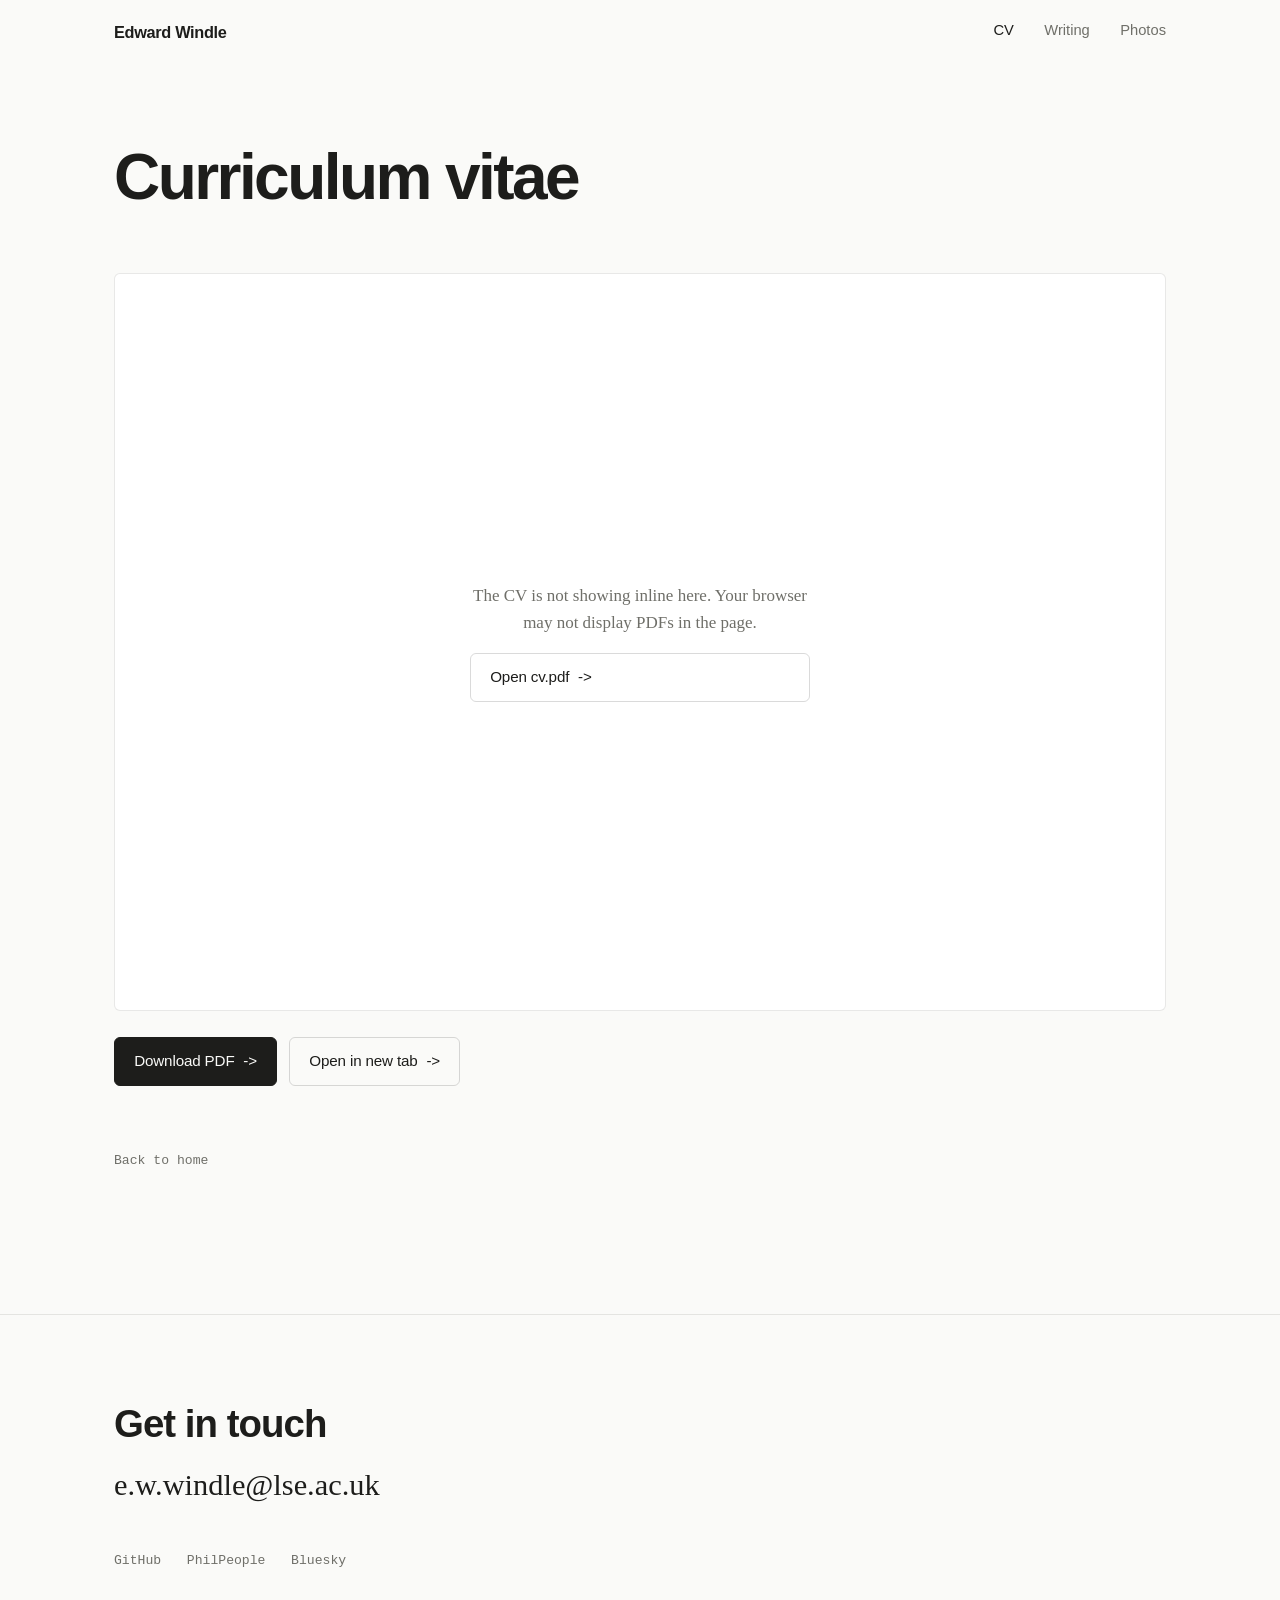
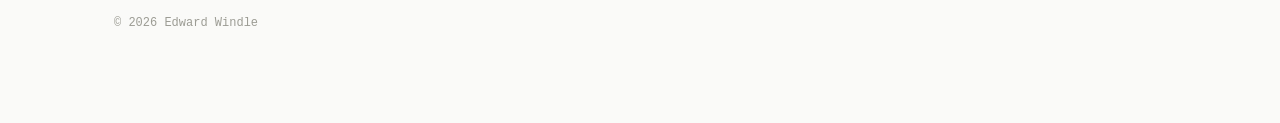
<file: cv.html>
<!DOCTYPE html>
<html lang="en">
<head>
<meta charset="UTF-8" />
<meta name="viewport" content="width=device-width, initial-scale=1.0" />
<title>Curriculum vitae, Edwward Windle</title>
<meta name="description" content="Curriculum vitae of Edward Windle." />
<meta name="theme-color" content="#fafaf8" />
<link rel="icon" href="data:image/svg+xml,%3Csvg xmlns='http://www.w3.org/2000/svg' viewBox='0 0 32 32'%3E%3Crect width='32' height='32' rx='6' fill='%231d1d1b'/%3E%3Ctext x='16' y='22' font-family='Helvetica,Arial,sans-serif' font-size='17' font-weight='700' fill='%23fafaf8' text-anchor='middle'%3EW%3C/text%3E%3C/svg%3E" />
<link rel="stylesheet" href="styles.css" />
</head>

<body>
<a class="skip" href="#cvmain">Skip to content</a>
<span id="top-sentinel" aria-hidden="true"></span>

<header class="nav" id="nav">
  <div class="wrap nav__in">
    <a class="brand" href="index.html">Edward Windle</a> 
    <nav class="nav__right" aria-label="Sections">
      <div class="nav__links">
        <a class="link active" href="cv.html" aria-current="page">CV</a>
        <a class="link" href="writing.html">Writing</a>
        <a class="link" href="index.html#photos">Photos</a>
      </div>
    </nav>
  </div>
</header>

<main class="page" id="cvmain">
  <div class="wrap">
    <h1 class="page__title reveal">Curriculum vitae</h1>
    <div class="cvdoc reveal">
      <div class="cvdoc__frame">
        <object data="cv.pdf" type="application/pdf" aria-label="Curriculum vitae PDF">
          <div class="cvdoc__fallback">
            <p>The CV is not showing inline here. Your browser may not display PDFs in the page.</p>
            <a class="btn" href="cv.pdf">Open cv.pdf <span class="btn__a" aria-hidden="true">-&gt;</span></a>
          </div>
        </object>
      </div>
      <div class="cvdoc__actions">
        <a class="btn btn--primary" href="cv.pdf" download>Download PDF <span class="btn__a" aria-hidden="true">-&gt;</span></a>
        <a class="btn" href="cv.pdf" target="_blank" rel="noopener">Open in new tab <span class="btn__a" aria-hidden="true">-&gt;</span></a>
      </div>
    </div>

    <a class="page__back link" href="index.html">Back to home</a>
  </div>
</main>

<footer class="foot">
  <div class="wrap">
    <h2 class="foot__title reveal">Get in touch</h2>
    <a class="foot__mail link reveal" href="mailto:e.w.windle@lse.ac.uk">e.w.windle@lse.ac.uk</a> 
    <div class="foot__row reveal">
      <a class="link" href="https://github.com/" target="_blank" rel="noopener">GitHub</a>
      <a class="link" href="https://philpeople.org/profiles/edward-windle" target="_blank" rel="noopener">PhilPeople</a>
      <a class="link" href="https://bsky.app/" target="_blank" rel="noopener">Bluesky</a>
    </div>
    <div class="foot__legal">© <span id="year"></span> Edward Windle</div>
  </div>
</footer>

<script src="script.js" defer></script>
</body>
</html>
</file>
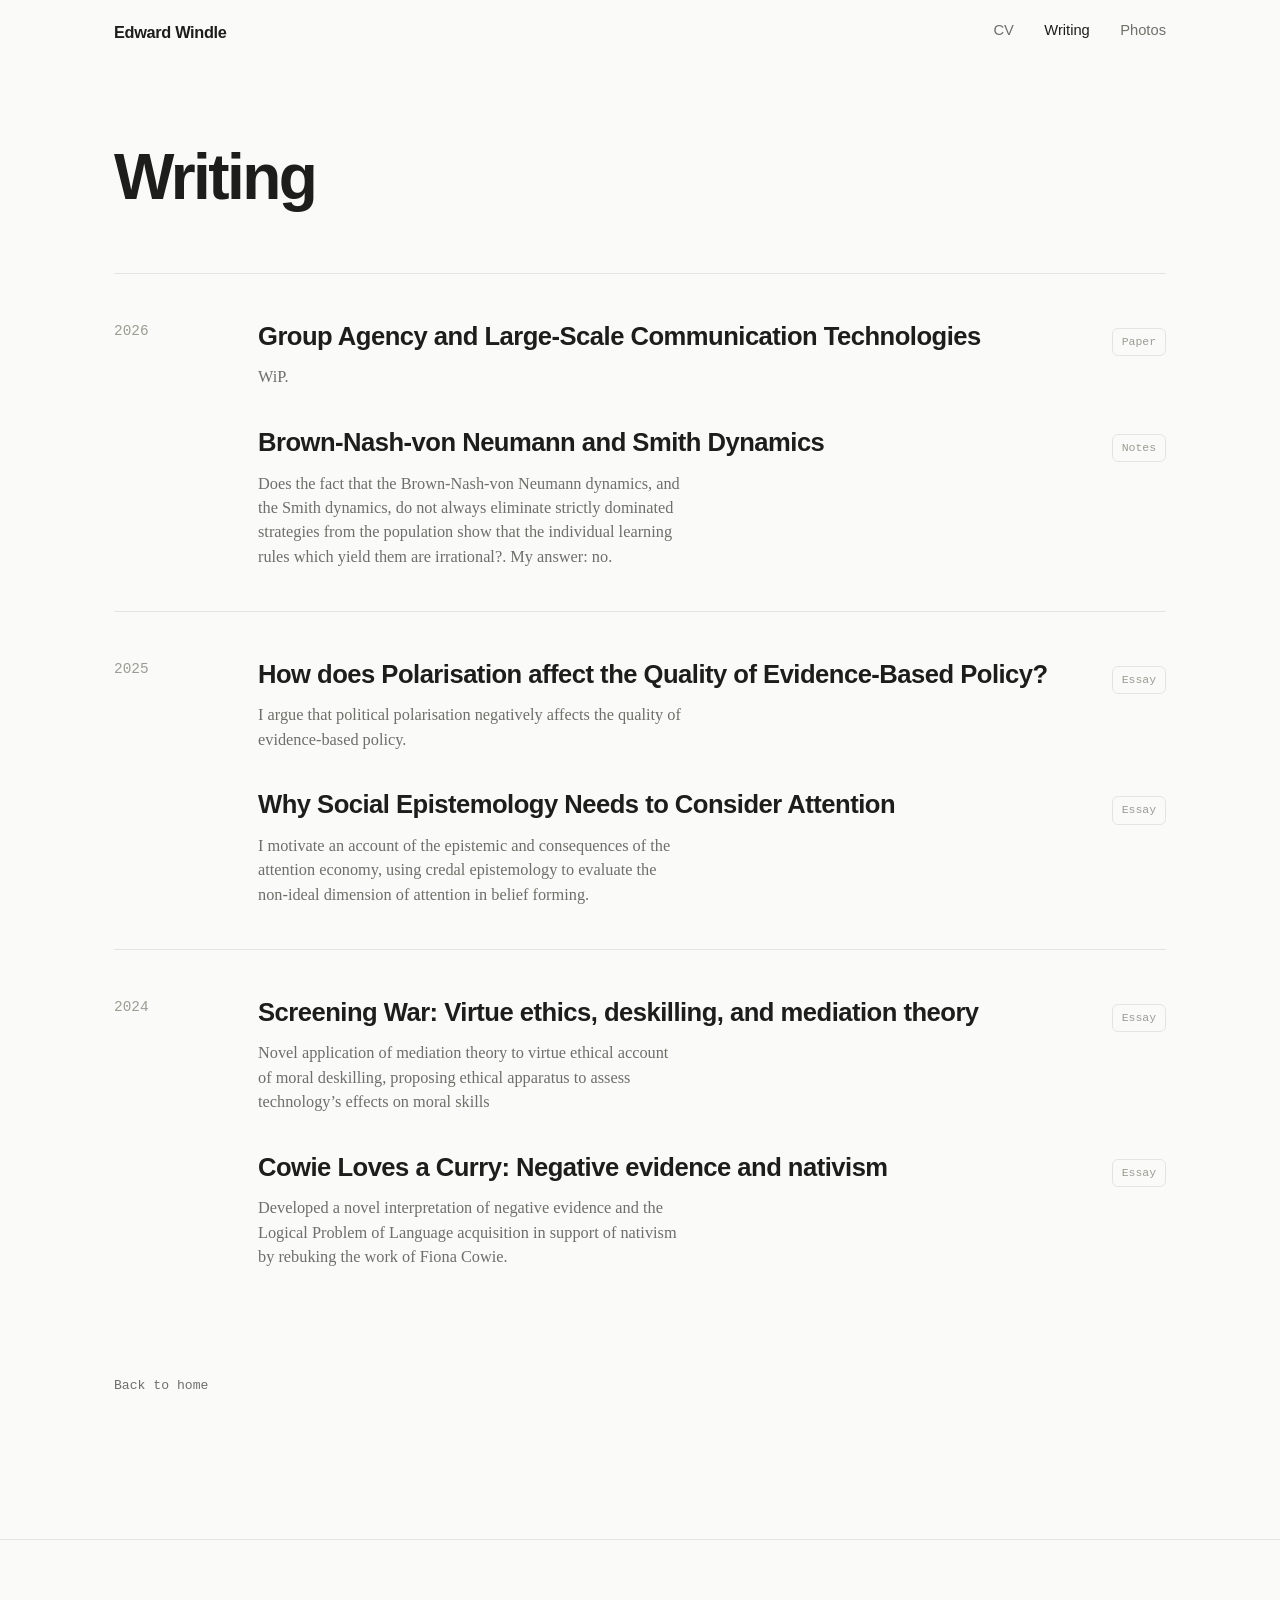
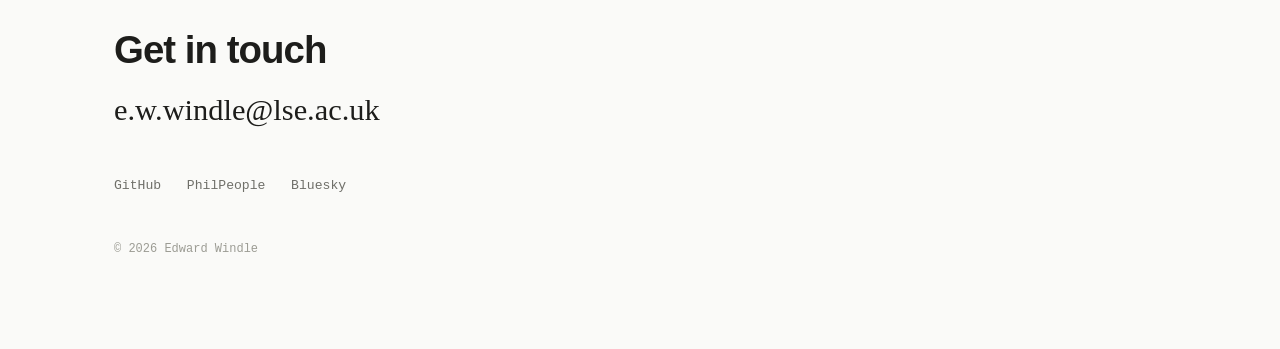
<file: writing.html>
<!DOCTYPE html>
<html lang="en">
<head>
<meta charset="UTF-8" />
<meta name="viewport" content="width=device-width, initial-scale=1.0" />
<title>Writing, Edward Windle</title> <!-- EDIT -->
<meta name="description" content="Things I've written." /> <!-- EDIT -->
<meta name="theme-color" content="#fafaf8" />
<link rel="icon" href="data:image/svg+xml,%3Csvg xmlns='http://www.w3.org/2000/svg' viewBox='0 0 32 32'%3E%3Crect width='32' height='32' rx='6' fill='%231d1d1b'/%3E%3Ctext x='16' y='22' font-family='Helvetica,Arial,sans-serif' font-size='17' font-weight='700' fill='%23fafaf8' text-anchor='middle'%3EW%3C/text%3E%3C/svg%3E" />
<link rel="stylesheet" href="styles.css" />
</head>

<body>
<a class="skip" href="#archive">Skip to content</a>
<span id="top-sentinel" aria-hidden="true"></span>

<header class="nav" id="nav">
  <div class="wrap nav__in">
    <a class="brand" href="index.html">Edward Windle</a> <!-- EDIT -->
    <nav class="nav__right" aria-label="Sections">
      <div class="nav__links">
        <a class="link" href="cv.html">CV</a>
        <a class="link active" href="writing.html" aria-current="page">Writing</a>
        <a class="link" href="index.html#photos">Photos</a>
      </div>
    </nav>
  </div>
</header>

<main class="page" id="archive">
  <div class="wrap">
    <h1 class="page__title reveal">Writing</h1>

    <div class="arch">
      <!-- EDIT: add a group per year, newest at the top. Point each href at a post page or PDF. -->

      <div class="arch__group reveal">
        <div class="arch__year">2026</div>
        <ul class="arch__list">
          <li class="entry">
            <a class="entry__a" href="#">
              <span>
                <span class="entry__title">Group Agency and Large-Scale Communication Technologies</span>
                <span class="entry__desc">WiP.</span>
              </span>
              <span class="entry__kind">Paper</span>
            </a>
          </li>
          <li class="entry">
            <a class="entry__a" href="writings/b_n_vnm.pdf" target="_blank" rel="noopener">
              <span>
                <span class="entry__title">Brown-Nash-von Neumann and Smith Dynamics</span>
                <span class="entry__desc">Does the fact that the Brown-Nash-von Neumann dynamics, and the Smith dynamics, do not always eliminate strictly dominated strategies from the population show that the individual learning rules which yield them are irrational?. My answer: no.</span>
              </span>
              <span class="entry__kind">Notes</span>
            </a>
          </li>
        </ul>
      </div>

      <div class="arch__group reveal">
        <div class="arch__year">2025</div>
        <ul class="arch__list">
          <li class="entry">
            <a class="entry__a" href="writings/polarisation_policy.pdf" target="_blank" rel="noopener">
              <span>
                <span class="entry__title">How does Polarisation affect the Quality of Evidence-Based Policy?</span>
                <span class="entry__desc">I argue that political polarisation negatively affects the quality of evidence-based policy.</span>
              </span>
              <span class="entry__kind">Essay</span>
          <li class="entry">
            <a class="entry__a" href="writings/attention_credence.pdf" target="_blank" rel="noopener">
              <span>
                <span class="entry__title">Why Social Epistemology Needs to Consider Attention</span>
                <span class="entry__desc"> I motivate an account of the epistemic and consequences of the attention economy, using credal epistemology to evaluate the non-ideal dimension of attention in belief forming.</span>
              </span>
              <span class="entry__kind">Essay</span>
            </a>
          </li>
        </ul>
      </div>
    </div>


    <div class="arch__group reveal">
        <div class="arch__year">2024</div>
        <ul class="arch__list">
          <li class="entry">
            <a class="entry__a" href="writings/screening_war.pdf" target="_blank" rel="noopener">
              <span>
                <span class="entry__title">Screening War: Virtue ethics, deskilling, and mediation theory</span>
                <span class="entry__desc">Novel application of mediation theory to virtue ethical account of moral deskilling, proposing ethical apparatus to assess technology’s effects on moral skills</span>
              </span>
              <span class="entry__kind">Essay</span>
          <li class="entry">
            <a class="entry__a" href="writings/cowie_curry.pdf" target="_blank" rel="noopener">
              <span>
                <span class="entry__title">Cowie Loves a Curry: Negative evidence and nativism</span>
                <span class="entry__desc">Developed a novel interpretation of negative evidence and the Logical Problem of Language acquisition in support of nativism by rebuking the work of Fiona Cowie.</span>
              </span>
              <span class="entry__kind">Essay</span>
            </a>
          </li>
        </ul>
      </div>

  

    <a class="page__back link" href="index.html">Back to home</a>
  </div>
</main>

<footer class="foot">
  <div class="wrap">
    <h2 class="foot__title reveal">Get in touch</h2>
    <a class="foot__mail link reveal" href="e.w.windle@lse.ac.uk">e.w.windle@lse.ac.uk</a> <!-- EDIT -->
    <div class="foot__row reveal">
      <a class="link" href="https://github.com/ewindle" target="_blank" rel="noopener">GitHub</a>
      <a class="link" href="https://philpeople.org/profiles/edward-windle" target="_blank" rel="noopener">PhilPeople</a>
      <a class="link" href="https://bsky.app/" target="_blank" rel="noopener">Bluesky</a>
    </div>
    <div class="foot__legal">© <span id="year"></span> Edward Windle</div> <!-- EDIT -->
  </div>
</footer>

<script src="script.js" defer></script>
</body>
</html>
</file>
<file: styles.css>
/* Site styles. Palette + radius tokens live in the :root blocks at the top. */

/* ----------------------------------  TOKENS  ---------------------------------- */
:root{
  --font-sans: -apple-system, BlinkMacSystemFont, "Segoe UI", "Helvetica Neue", Arial, sans-serif;
  --font-serif: Georgia, "Iowan Old Style", "Times New Roman", serif;
  --font-mono: ui-monospace, "SF Mono", SFMono-Regular, Menlo, Consolas, monospace;
  --radius: 6px;
  --maxw: 1140px;
  --pad: clamp(1.25rem, 5vw, 2.75rem);
  --section: clamp(5.5rem, 11vw, 9.5rem);
  --ease: cubic-bezier(.16,1,.3,1);
}
:root{
  --bg:#fafaf8;          /* warm off-white */
  --bg-2:#ffffff;
  --ink:#1d1d1b;         /* charcoal, never pure black */
  --ink-hover:#3a3a37;
  --ink-2:#6f6f69;       /* secondary */
  --ink-3:#9c9c94;       /* faint meta */
  --line:rgba(29,29,27,.10);
  --line-strong:rgba(29,29,27,.16);
  --card-hover:0 2px 8px rgba(29,29,27,.05);
}

/* ----------------------------------  BASE  ---------------------------------- */
*,*::before,*::after{box-sizing:border-box}
html{scroll-behavior:smooth}
@media (prefers-reduced-motion:reduce){html{scroll-behavior:auto}}
body{
  margin:0;background:var(--bg);color:var(--ink);
  font-family:var(--font-sans);font-size:1.0625rem;line-height:1.6;
  -webkit-font-smoothing:antialiased;text-rendering:optimizeLegibility;
  transition:background .4s ease,color .4s ease;
}
h1,h2,h3{margin:0;font-weight:600;letter-spacing:-.025em;line-height:1.05}
p{margin:0}
img{display:block;max-width:100%}
ul{margin:0;padding:0;list-style:none}
::selection{background:var(--ink);color:var(--bg)}
:focus-visible{outline:2px solid var(--ink);outline-offset:3px;border-radius:3px}

.wrap{max-width:var(--maxw);margin-inline:auto;padding-inline:var(--pad)}
.serif{font-family:var(--font-serif)}
.mono{font-family:var(--font-mono);font-size:.78rem;letter-spacing:.01em;color:var(--ink-3)}
.h2{font-size:clamp(1.7rem,1.2rem + 1.9vw,2.6rem)}

.skip{position:fixed;left:1rem;top:-3rem;z-index:200;background:var(--ink);color:var(--bg);
  padding:.6rem 1rem;border-radius:var(--radius);text-decoration:none;transition:top .2s}
.skip:focus{top:1rem}

/* animated underline link */
.link{color:inherit;text-decoration:none;padding-bottom:2px;
  background-image:linear-gradient(currentColor,currentColor);
  background-size:0% 1px;background-repeat:no-repeat;background-position:left 100%;
  transition:background-size .3s var(--ease)}
.link:hover,.link:focus-visible{background-size:100% 1px}

/* buttons */
.btn{font-family:var(--font-sans);font-size:.95rem;letter-spacing:-.01em;
  display:inline-flex;align-items:center;gap:.55rem;padding:.72rem 1.2rem;
  border:1px solid var(--line-strong);border-radius:var(--radius);
  color:var(--ink);background:transparent;text-decoration:none;cursor:pointer;
  transition:background .2s,border-color .2s,transform .1s}
.btn:hover{border-color:var(--ink)}
.btn:active{transform:scale(.98)}
.btn--primary{background:var(--ink);color:var(--bg);border-color:var(--ink)}
.btn--primary:hover{background:var(--ink-hover);border-color:var(--ink-hover)}
.btn__a{display:inline-block;transition:transform .25s var(--ease)}
.btn:hover .btn__a{transform:translateX(3px)}

/* ----------------------------------  NAV  ---------------------------------- */
#top-sentinel{position:absolute;top:0;height:1px;width:1px}
.nav{position:sticky;top:0;z-index:50;border-bottom:1px solid transparent;
  transition:background .3s ease,border-color .3s ease,backdrop-filter .3s ease}
.nav.stuck{background:color-mix(in srgb,var(--bg) 80%,transparent);
  backdrop-filter:saturate(150%) blur(10px);border-bottom-color:var(--line)}
.nav__in{display:flex;align-items:center;justify-content:space-between;height:64px}
.brand{font-family:var(--font-sans);font-weight:600;letter-spacing:-.02em;font-size:1.02rem;
  color:var(--ink);text-decoration:none}
.nav__right{display:flex;align-items:center;gap:clamp(1rem,3vw,1.9rem)}
.nav__links{display:flex;gap:clamp(1rem,3vw,1.9rem)}
.nav__links a{font-size:.92rem;color:var(--ink-2)}
.nav__links a:hover,.nav__links a.active{color:var(--ink)}

/* ----------------------------------  HERO  ---------------------------------- */
.hero{padding-top:clamp(3rem,7vw,5.5rem);padding-bottom:0}
.hero__grid{display:grid;grid-template-columns:1.12fr .88fr;gap:clamp(2rem,5vw,4.5rem);
  align-items:center}
.hero__name{font-size:clamp(3rem,2rem + 6.5vw,6.2rem);letter-spacing:-.045em;line-height:.98}
.hero__intro{font-family:var(--font-serif);font-size:clamp(1.2rem,1.05rem + .8vw,1.55rem);
  line-height:1.45;color:var(--ink-2);max-width:34ch;margin-top:1.6rem}
.hero__cta{display:flex;flex-wrap:wrap;gap:.75rem;margin-top:2.4rem}
.hero__media{aspect-ratio:4/5;border-radius:var(--radius);overflow:hidden;background:var(--line)}
.hero__media img{width:100%;height:100%;object-fit:cover;filter:grayscale(1) contrast(1.03)}

/* ----------------------------------  SECTION HEAD  ---------------------------------- */
.shead{display:flex;align-items:baseline;gap:1rem;margin-bottom:clamp(2rem,4vw,3.2rem)}
.shead .count{font-family:var(--font-mono);font-size:.82rem;color:var(--ink-3)}

/* ----------------------------------  WRITING  ---------------------------------- */
.entries{border-top:1px solid var(--line)}
.entry{border-bottom:1px solid var(--line)}
.entry__a{display:grid;grid-template-columns:7.5rem 1fr auto;gap:1.5rem;align-items:baseline;
  padding:clamp(1.6rem,3vw,2.4rem) 0;text-decoration:none;color:inherit}
.entry__year{font-family:var(--font-mono);font-size:.82rem;color:var(--ink-3);padding-top:.2rem}
.entry__title{display:inline;font-size:clamp(1.25rem,1.05rem + .7vw,1.6rem);font-weight:600;letter-spacing:-.02em;
  padding-bottom:2px;background-image:linear-gradient(currentColor,currentColor);
  background-size:0% 1px;background-repeat:no-repeat;background-position:left 100%;
  transition:background-size .35s var(--ease)}
.entry__a:hover .entry__title,.entry__a:focus-visible .entry__title{background-size:100% 1px}
.entry__desc{display:block;font-family:var(--font-serif);color:var(--ink-2);font-size:1.02rem;line-height:1.5;margin-top:.55rem;max-width:52ch}
.entry__kind{font-family:var(--font-mono);font-size:.72rem;color:var(--ink-3);
  border:1px solid var(--line);border-radius:var(--radius);padding:.24rem .55rem;white-space:nowrap}

/* ----------------------------------  PHOTOS  ---------------------------------- */
.grid{display:grid;grid-template-columns:repeat(6,1fr);grid-auto-rows:clamp(150px,20vw,240px);
  gap:clamp(.65rem,1.4vw,1rem)}
.photo{position:relative;overflow:hidden;border-radius:var(--radius);background:var(--line);
  cursor:pointer;border:none;padding:0;display:block}
.photo img{width:100%;height:100%;object-fit:cover;
  filter:grayscale(1) contrast(1.02);
  transition:filter .55s ease,transform .7s var(--ease)}
.photo:hover img,.photo:focus-visible img{filter:grayscale(0);transform:scale(1.035)}
.p1{grid-column:1/5;grid-row:1/2}
.p2{grid-column:5/7;grid-row:1/2}
.p3{grid-column:1/3;grid-row:2/3}
.p4{grid-column:3/7;grid-row:2/3}

.lightbox{position:fixed;inset:0;z-index:90;display:none;align-items:center;justify-content:center;
  padding:5vmin;background:color-mix(in srgb,#0a0a0a 84%,transparent)}
.lightbox.open{display:flex}
.lightbox img{max-width:100%;max-height:100%;object-fit:contain;border-radius:var(--radius)}
.lightbox__close{position:absolute;top:1rem;right:1.3rem;font-family:var(--font-mono);
  font-size:1.6rem;line-height:1;background:none;border:none;color:#f4f4f0;cursor:pointer;padding:.3rem}

/* ----------------------------------  CV  ---------------------------------- */
.cv__group{display:grid;grid-template-columns:.3fr .7fr;gap:clamp(1.5rem,4vw,3.5rem);
  padding-block:clamp(1.5rem,3vw,2.4rem);border-top:1px solid var(--line)}
.cv__label{font-size:1.05rem;font-weight:600;letter-spacing:-.02em}
.cv__list{display:grid;gap:clamp(1.3rem,2.6vw,1.9rem)}
.cv__role{font-size:1.12rem;font-weight:600;letter-spacing:-.02em}
.cv__meta{font-family:var(--font-mono);font-size:.82rem;color:var(--ink-3);margin-top:.35rem}
.cv__note{font-family:var(--font-serif);color:var(--ink-2);font-size:1rem;line-height:1.5;margin-top:.5rem;max-width:54ch}
.cv__cta{margin-top:clamp(2rem,4vw,3rem)}

/* ----------------------------------  FOOTER  ---------------------------------- */
.foot{border-top:1px solid var(--line);padding-block:clamp(3.5rem,7vw,6rem)}
.foot__title{font-size:clamp(1.6rem,1.2rem + 1.6vw,2.4rem)}
.foot__mail{display:inline-block;margin-top:1rem;font-family:var(--font-serif);
  font-size:clamp(1.3rem,1.05rem + 1.1vw,1.9rem)}
.foot__row{display:flex;flex-wrap:wrap;gap:1.6rem;margin-top:2.4rem;font-family:var(--font-mono);font-size:.82rem}
.foot__row a{color:var(--ink-2)}
.foot__row a:hover{color:var(--ink)}
.foot__legal{margin-top:2.6rem;font-family:var(--font-mono);font-size:.75rem;color:var(--ink-3)}

/* ----------------------------------  MOTION (reveal)  ----------------------------------
   No-JS safe: content is visible by default; .js switches on the hidden-then-reveal states. */
html.js .reveal{opacity:0;transform:translateY(14px);
  transition:opacity .6s var(--ease),transform .6s var(--ease);transition-delay:var(--d,0ms)}
html.js .reveal.in{opacity:1;transform:none}
@media (prefers-reduced-motion:reduce){
  html.js .reveal{opacity:1 !important;transform:none !important;transition:none !important}
  .photo img,.hero__media img{transition:none}
}

/* ----------------------------------  RESPONSIVE  ---------------------------------- */
@media (max-width:860px){
  .hero__grid{grid-template-columns:1fr;gap:2.2rem}
  .hero__media{aspect-ratio:16/10;order:2;max-height:56vh}
  .grid{grid-template-columns:1fr 1fr;grid-auto-rows:44vw}
  .p1,.p2,.p3,.p4,.p5{grid-column:auto;grid-row:auto}
  .cv__group{grid-template-columns:1fr;gap:1rem}
}
@media (max-width:620px){
  .nav__links{display:none}
  .entry__a{grid-template-columns:1fr;gap:.4rem}
  .entry__kind{justify-self:start;margin-top:.6rem}
  .grid{grid-template-columns:1fr;grid-auto-rows:auto}
  .photo{aspect-ratio:4/3}
  .p1{grid-column:auto}
}

/* ----------------------------------  PRINT (tidy CV)  ---------------------------------- */
@media print{
  .nav,.lightbox,.hero__media,.hero__cta{display:none !important}
  html,body{background:#fff;color:#000}
  html.js .reveal{opacity:1 !important;transform:none !important}
  a{color:#000;text-decoration:none}
}

/* ----------------------------------  SECTION RHYTHM  ---------------------------------- */
.sec{padding-top:var(--section);padding-bottom:0}
.section-cta{margin-top:clamp(2rem,4vw,3rem)}

/* ----------------------------------  SUB-PAGE HEADER  ---------------------------------- */
.page{padding-top:clamp(3rem,7vw,5rem);padding-bottom:var(--section)}
.page__title{font-size:clamp(2.2rem,1.6rem + 3vw,4rem);letter-spacing:-.04em;line-height:1}
.page__intro{font-family:var(--font-serif);color:var(--ink-2);
  font-size:clamp(1.1rem,1rem + .6vw,1.4rem);line-height:1.45;max-width:48ch;margin-top:1.2rem}
.page__back{display:inline-block;margin-top:clamp(2.5rem,5vw,4rem);
  font-family:var(--font-mono);font-size:.82rem;color:var(--ink-2)}
.page__back:hover{color:var(--ink)}

/* ----------------------------------  WRITING ARCHIVE (grouped by year)  ---------------------------------- */
.arch{margin-top:clamp(2.5rem,5vw,4rem)}
.arch__group{display:grid;grid-template-columns:6rem 1fr;gap:clamp(1.5rem,4vw,3rem);
  padding-block:clamp(1.8rem,3.5vw,2.6rem);border-top:1px solid var(--line)}
.arch__year{font-family:var(--font-mono);font-size:.9rem;color:var(--ink-3);padding-top:.25rem}
.arch__list{display:grid;gap:clamp(1.4rem,3vw,2rem)}
.arch__list .entry{border:none}
.arch__list .entry__a{grid-template-columns:1fr auto;padding:0}
.arch__list .entry__year{display:none}

/* ----------------------------------  CV DOCUMENT  ---------------------------------- */
.cvdoc{margin-top:clamp(2.5rem,5vw,4rem)}
.cvdoc__frame{width:100%;height:min(82vh,1040px);border:1px solid var(--line);
  border-radius:var(--radius);background:var(--bg-2);overflow:hidden}
.cvdoc__frame object,.cvdoc__frame iframe{width:100%;height:100%;border:0;display:block}
.cvdoc__fallback{display:grid;place-content:center;gap:1rem;height:100%;padding:2rem;text-align:center}
.cvdoc__fallback p{font-family:var(--font-serif);color:var(--ink-2);max-width:40ch}
.cvdoc__actions{margin-top:1.6rem;display:flex;gap:.75rem;flex-wrap:wrap}

@media (max-width:620px){
  .arch__group{grid-template-columns:1fr;gap:.9rem}
}
</file>
